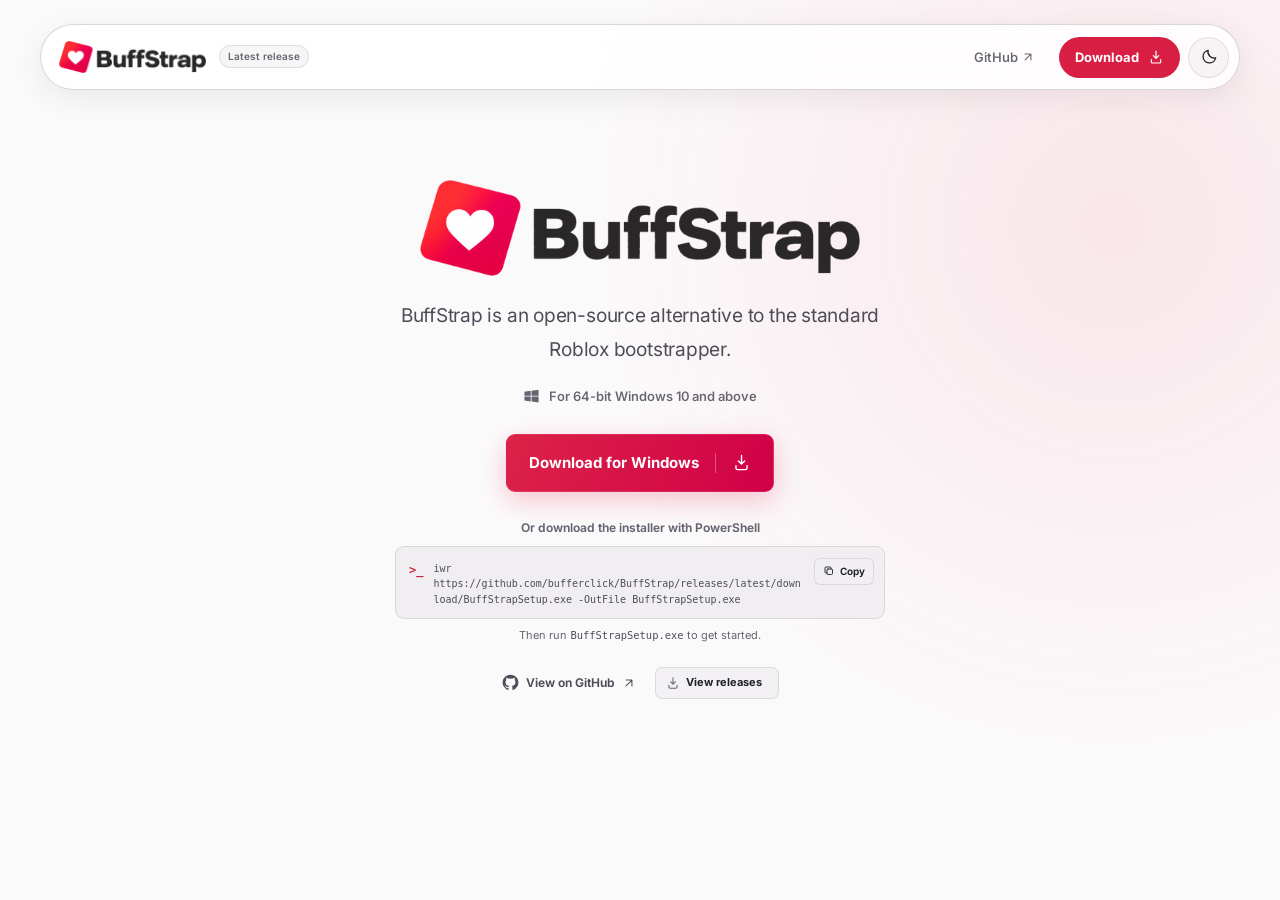
<file: index.html>
<!DOCTYPE html>
<html lang="en">
<head>
  <meta charset="utf-8">
  <meta name="viewport" content="width=device-width, initial-scale=1">
  <meta name="description" content="BuffStrap is an open-source Roblox bootstrapper for Windows: accounts, favorites, mods and custom cursors, without the bloat.">
  <meta name="theme-color" content="#111114">
  <meta property="og:site_name" content="BuffStrap">
  <meta property="og:title" content="BuffStrap - a better Roblox bootstrapper for Windows">
  <meta property="og:description" content="Open-source Roblox launcher with accounts, favorites, mods and custom cursors. Free, no bloat, made by Buffer.">
  <meta property="og:type" content="website">
  <meta property="og:url" content="https://buff.is-cool.dev/">
  <meta property="og:image" content="https://buff.is-cool.dev/site/assets/og-buffstrap.png">
  <meta property="og:image:type" content="image/png">
  <meta property="og:image:width" content="1200">
  <meta property="og:image:height" content="630">
  <meta property="og:image:alt" content="The BuffStrap logo and wordmark on a dark background">
  <meta name="twitter:card" content="summary_large_image">
  <meta name="twitter:title" content="BuffStrap - a better Roblox bootstrapper for Windows">
  <meta name="twitter:description" content="Open-source Roblox launcher with accounts, favorites, mods and custom cursors.">
  <meta name="twitter:image" content="https://buff.is-cool.dev/site/assets/og-buffstrap.png">
  <title>BuffStrap - Roblox bootstrapper for Windows</title>
  <link rel="icon" type="image/png" href="site/assets/buffstrap-logo.png">
  <link rel="preload" href="site/fonts/inter-latin.woff2" as="font" type="font/woff2" crossorigin>
  <script src="site/theme.js"></script>
  <link rel="stylesheet" href="site/styles.css">
  <script src="site/ui.js" defer></script>
  <script src="site/main.js" defer></script>
</head>
<body id="top">
  <svg class="icon-sprite" xmlns="http://www.w3.org/2000/svg" aria-hidden="true">
    <symbol id="i-download" viewBox="0 0 24 24"><path d="M12 3v11m-4-4 4 4 4-4M5 16v3a2 2 0 0 0 2 2h10a2 2 0 0 0 2-2v-3"/></symbol>
    <symbol id="i-arrow-up-right" viewBox="0 0 24 24"><path d="M7 17 17 7M7 7h10v10"/></symbol>
    <symbol id="i-external" viewBox="0 0 24 24"><path d="M14 4h6v6M20 4l-9 9M18 13v5a2 2 0 0 1-2 2H6a2 2 0 0 1-2-2V8a2 2 0 0 1 2-2h5"/></symbol>
    <symbol id="i-copy" viewBox="0 0 24 24"><rect x="8" y="8" width="11" height="11" rx="2"/><path d="M16 8V6a2 2 0 0 0-2-2H6a2 2 0 0 0-2 2v8a2 2 0 0 0 2 2h2"/></symbol>
    <symbol id="i-sun" viewBox="0 0 24 24"><circle cx="12" cy="12" r="4"/><path d="M12 2v2m0 16v2M4.93 4.93l1.42 1.42m11.3 11.3 1.42 1.42M2 12h2m16 0h2M4.93 19.07l1.42-1.42m11.3-11.3 1.42-1.42"/></symbol>
    <symbol id="i-moon" viewBox="0 0 24 24"><path d="M20.9 13.2A8.5 8.5 0 0 1 10.8 3.1 8.5 8.5 0 1 0 20.9 13.2Z"/></symbol>
    <symbol id="i-menu" viewBox="0 0 24 24"><path d="M4 7h16M4 12h16M4 17h16"/></symbol>
    <symbol id="i-github" viewBox="0 0 24 24"><path fill="currentColor" stroke="none" d="M12 .9a11.1 11.1 0 0 0-3.51 21.64c.55.1.75-.24.75-.53v-2.08c-3.08.67-3.73-1.3-3.73-1.3-.5-1.29-1.23-1.63-1.23-1.63-1-.68.08-.67.08-.67 1.11.08 1.69 1.14 1.69 1.14.98 1.68 2.57 1.2 3.2.91.1-.71.38-1.2.7-1.48-2.46-.28-5.04-1.23-5.04-5.49 0-1.21.43-2.2 1.14-2.98-.12-.28-.5-1.41.1-2.94 0 0 .93-.3 3.05 1.14a10.6 10.6 0 0 1 5.56 0c2.12-1.44 3.05-1.14 3.05-1.14.6 1.53.22 2.66.1 2.94.71.78 1.14 1.77 1.14 2.98 0 4.27-2.59 5.2-5.06 5.48.4.35.75 1.02.75 2.06v3.06c0 .29.2.64.76.53A11.1 11.1 0 0 0 12 .9Z"/></symbol>
    <symbol id="i-windows" viewBox="0 0 24 24"><path fill="currentColor" stroke="none" d="M2 5.3 10.9 4v7H2V5.3Zm10.1-1.5L22 2.4V11h-9.9V3.8ZM2 12h8.9v7L2 17.7V12Zm10.1 0H22v8.6l-9.9-1.4V12Z"/></symbol>
  </svg>

  <a class="skip-link" href="#main">Skip to content</a>

  <header class="site-header">
    <div class="header-inner">
      <div class="header-brand-group">
        <a class="header-brand" href="#top" aria-label="BuffStrap home">
          <img class="wordmark wordmark-dark" src="site/assets/buffstrap-wordmark-dark.png" alt="" width="1200" height="264">
          <img class="wordmark wordmark-light" src="site/assets/buffstrap-wordmark-light.png" alt="" width="1200" height="264">
        </a>
        <span class="version-pill" data-release-tag>Latest release</span>
      </div>
      <nav class="desktop-nav" aria-label="Main navigation">
        <a href="https://github.com/bufferclick/BuffStrap" target="_blank" rel="noopener noreferrer">GitHub <svg class="icon small"><use href="#i-arrow-up-right"></use></svg></a>
      </nav>
      <div class="header-actions">
        <a class="header-download" href="https://github.com/bufferclick/BuffStrap/releases/latest/download/BuffStrapSetup.exe">Download <svg class="icon"><use href="#i-download"></use></svg></a>
        <button class="theme-toggle" type="button" aria-label="Switch theme" title="Switch theme" data-theme-toggle>
          <svg class="icon sun-icon"><use href="#i-sun"></use></svg>
          <svg class="icon moon-icon"><use href="#i-moon"></use></svg>
        </button>
        <details class="mobile-menu">
          <summary aria-label="Open navigation"><svg class="icon"><use href="#i-menu"></use></svg></summary>
          <nav aria-label="Mobile navigation">
            <a href="https://github.com/bufferclick/BuffStrap" target="_blank" rel="noopener noreferrer">GitHub <svg class="icon small"><use href="#i-external"></use></svg></a>
            <a href="https://github.com/bufferclick/BuffStrap/releases/latest">All releases <svg class="icon small"><use href="#i-external"></use></svg></a>
          </nav>
        </details>
      </div>
    </div>
  </header>

  <main id="main">
    <section class="hero section-wrap" aria-labelledby="hero-title">
      <div class="hero-copy">
        <h1 id="hero-title" class="hero-wordmark">
          <span class="sr-only">BuffStrap</span>
          <img class="wordmark wordmark-dark" src="site/assets/buffstrap-wordmark-dark.png" alt="" width="1200" height="264">
          <img class="wordmark wordmark-light" src="site/assets/buffstrap-wordmark-light.png" alt="" width="1200" height="264">
        </h1>
        <p class="hero-description">BuffStrap is an open-source alternative to the standard Roblox bootstrapper.</p>
        <p class="requirements"><svg class="icon"><use href="#i-windows"></use></svg> For 64-bit Windows 10 and above</p>
        <div class="hero-actions">
          <a class="button button-primary" href="https://github.com/bufferclick/BuffStrap/releases/latest/download/BuffStrapSetup.exe">
            <span>Download for Windows</span><span class="button-divider"></span><svg class="icon"><use href="#i-download"></use></svg>
          </a>
        </div>
        <p class="install-label">Or download the installer with PowerShell</p>
        <div class="command-box">
          <span class="command-prompt" aria-hidden="true">&gt;_</span>
          <code id="install-command">iwr https://github.com/bufferclick/BuffStrap/releases/latest/download/BuffStrapSetup.exe -OutFile BuffStrapSetup.exe</code>
          <button class="copy-button" type="button" data-copy-command aria-label="Copy PowerShell download command">
            <svg class="icon copy-icon"><use href="#i-copy"></use></svg><span data-copy-label>Copy</span>
          </button>
        </div>
        <span class="copy-status sr-only" role="status" aria-live="polite" data-copy-status></span>
        <p class="command-hint">Then run <code>BuffStrapSetup.exe</code> to get started.</p>
        <div class="hero-meta">
          <a class="github-link" href="https://github.com/bufferclick/BuffStrap" target="_blank" rel="noopener noreferrer"><svg class="icon"><use href="#i-github"></use></svg> View on GitHub <svg class="icon small"><use href="#i-arrow-up-right"></use></svg></a>
          <a class="download-metric" href="https://github.com/bufferclick/BuffStrap/releases" target="_blank" rel="noopener noreferrer" aria-label="View BuffStrap release downloads on GitHub">
            <svg class="icon"><use href="#i-download"></use></svg><strong data-download-count>View releases</strong><span data-download-label></span>
          </a>
        </div>
      </div>
    </section>
  </main>
</body>
</html>
</file>
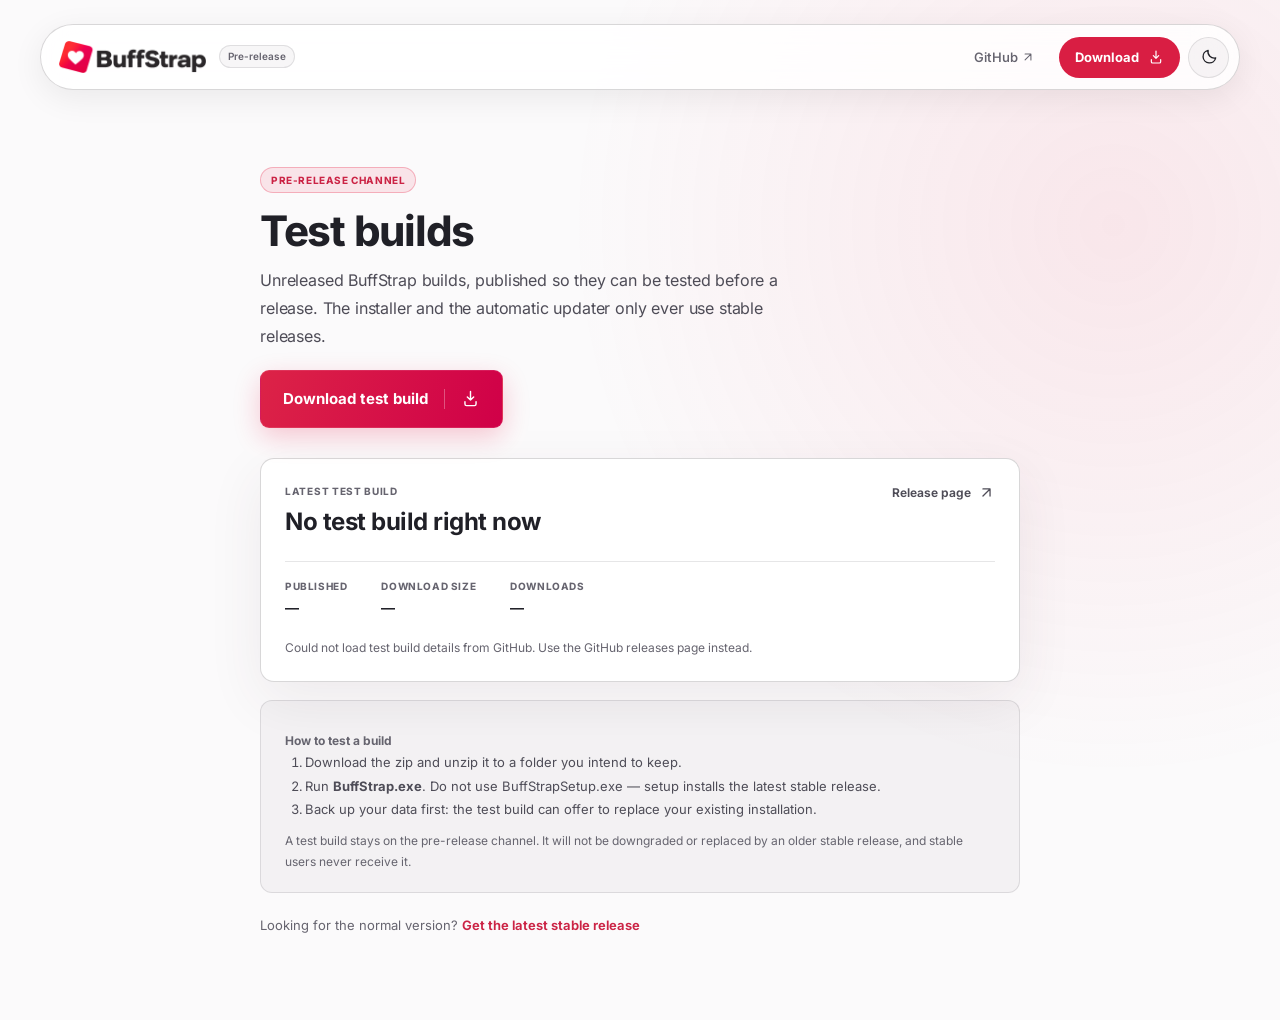
<file: alpha/index.html>
<!DOCTYPE html>
<html lang="en">
<head>
  <meta charset="utf-8">
  <meta name="viewport" content="width=device-width, initial-scale=1">
  <meta name="description" content="BuffStrap pre-release test builds for testing before a release.">
  <meta name="theme-color" content="#111114">
  <meta name="robots" content="noindex">
  <meta property="og:site_name" content="BuffStrap">
  <meta property="og:title" content="BuffStrap alpha - test builds">
  <meta property="og:description" content="Unreleased BuffStrap test builds. Setup and automatic updates only ever use stable releases.">
  <meta property="og:type" content="website">
  <meta property="og:url" content="https://buff.is-cool.dev/alpha/">
  <meta property="og:image" content="https://buff.is-cool.dev/site/assets/og-buffstrap-alpha.png">
  <meta property="og:image:type" content="image/png">
  <meta property="og:image:width" content="1200">
  <meta property="og:image:height" content="630">
  <meta property="og:image:alt" content="The yellow BuffStrap alpha hourglass logo above the BuffStrap wordmark">
  <meta name="twitter:card" content="summary_large_image">
  <meta name="twitter:title" content="BuffStrap alpha - test builds">
  <meta name="twitter:description" content="Unreleased BuffStrap test builds, for testing before a release.">
  <meta name="twitter:image" content="https://buff.is-cool.dev/site/assets/og-buffstrap-alpha.png">
  <title>BuffStrap alpha - test builds</title>
  <link rel="icon" type="image/png" href="../site/assets/alpha-logo.png">
  <link rel="preload" href="../site/fonts/inter-latin.woff2" as="font" type="font/woff2" crossorigin>
  <script src="../site/theme.js"></script>
  <link rel="stylesheet" href="../site/styles.css">
  <script src="../site/ui.js" defer></script>
  <script src="../site/alpha.js" defer></script>
</head>
<body id="top">
  <svg class="icon-sprite" xmlns="http://www.w3.org/2000/svg" aria-hidden="true">
    <symbol id="i-download" viewBox="0 0 24 24"><path d="M12 3v11m-4-4 4 4 4-4M5 16v3a2 2 0 0 0 2 2h10a2 2 0 0 0 2-2v-3"/></symbol>
    <symbol id="i-arrow-up-right" viewBox="0 0 24 24"><path d="M7 17 17 7M7 7h10v10"/></symbol>
    <symbol id="i-external" viewBox="0 0 24 24"><path d="M14 4h6v6M20 4l-9 9M18 13v5a2 2 0 0 1-2 2H6a2 2 0 0 1-2-2V8a2 2 0 0 1 2-2h5"/></symbol>
    <symbol id="i-sun" viewBox="0 0 24 24"><circle cx="12" cy="12" r="4"/><path d="M12 2v2m0 16v2M4.93 4.93l1.42 1.42m11.3 11.3 1.42 1.42M2 12h2m16 0h2M4.93 19.07l1.42-1.42m11.3-11.3 1.42-1.42"/></symbol>
    <symbol id="i-moon" viewBox="0 0 24 24"><path d="M20.9 13.2A8.5 8.5 0 0 1 10.8 3.1 8.5 8.5 0 1 0 20.9 13.2Z"/></symbol>
    <symbol id="i-menu" viewBox="0 0 24 24"><path d="M4 7h16M4 12h16M4 17h16"/></symbol>
    <symbol id="i-github" viewBox="0 0 24 24"><path fill="currentColor" stroke="none" d="M12 .9a11.1 11.1 0 0 0-3.51 21.64c.55.1.75-.24.75-.53v-2.08c-3.08.67-3.73-1.3-3.73-1.3-.5-1.29-1.23-1.63-1.23-1.63-1-.68.08-.67.08-.67 1.11.08 1.69 1.14 1.69 1.14.98 1.68 2.57 1.2 3.2.91.1-.71.38-1.2.7-1.48-2.46-.28-5.04-1.23-5.04-5.49 0-1.21.43-2.2 1.14-2.98-.12-.28-.5-1.41.1-2.94 0 0 .93-.3 3.05 1.14a10.6 10.6 0 0 1 5.56 0c2.12-1.44 3.05-1.14 3.05-1.14.6 1.53.22 2.66.1 2.94.71.78 1.14 1.77 1.14 2.98 0 4.27-2.59 5.2-5.06 5.48.4.35.75 1.02.75 2.06v3.06c0 .29.2.64.76.53A11.1 11.1 0 0 0 12 .9Z"/></symbol>
    <symbol id="i-windows" viewBox="0 0 24 24"><path fill="currentColor" stroke="none" d="M2 5.3 10.9 4v7H2V5.3Zm10.1-1.5L22 2.4V11h-9.9V3.8ZM2 12h8.9v7L2 17.7V12Zm10.1 0H22v8.6l-9.9-1.4V12Z"/></symbol>
  </svg>

  <a class="skip-link" href="#main">Skip to content</a>

  <header class="site-header">
    <div class="header-inner">
      <div class="header-brand-group">
        <a class="header-brand" href="../" aria-label="BuffStrap home">
          <img class="wordmark wordmark-dark" src="../site/assets/buffstrap-wordmark-dark.png" alt="" width="1200" height="264">
          <img class="wordmark wordmark-light" src="../site/assets/buffstrap-wordmark-light.png" alt="" width="1200" height="264">
        </a>
        <span class="version-pill">Pre-release</span>
      </div>
      <nav class="desktop-nav" aria-label="Main navigation">
        <a href="https://github.com/bufferclick/BuffStrap" target="_blank" rel="noopener noreferrer">GitHub <svg class="icon small"><use href="#i-arrow-up-right"></use></svg></a>
      </nav>
      <div class="header-actions">
        <a class="header-download" href="https://github.com/bufferclick/BuffStrap/releases" data-preview-download>
          Download <svg class="icon"><use href="#i-download"></use></svg>
        </a>
        <button class="theme-toggle" type="button" aria-label="Switch theme" title="Switch theme" data-theme-toggle>
          <svg class="icon sun-icon"><use href="#i-sun"></use></svg>
          <svg class="icon moon-icon"><use href="#i-moon"></use></svg>
        </button>
        <details class="mobile-menu">
          <summary aria-label="Open navigation"><svg class="icon"><use href="#i-menu"></use></svg></summary>
          <nav aria-label="Mobile navigation">
            <a href="../">Home <svg class="icon small"><use href="#i-external"></use></svg></a>
            <a href="https://github.com/bufferclick/BuffStrap" target="_blank" rel="noopener noreferrer">GitHub <svg class="icon small"><use href="#i-external"></use></svg></a>
            <a href="https://github.com/bufferclick/BuffStrap/releases">All releases <svg class="icon small"><use href="#i-external"></use></svg></a>
          </nav>
        </details>
      </div>
    </div>
  </header>

  <main id="main">
    <section class="section-wrap alpha-shell" aria-labelledby="alpha-title">
      <div class="alpha-intro">
        <span class="alpha-badge">Pre-release channel</span>
        <h1 id="alpha-title">Test builds</h1>
        <p class="alpha-description">Unreleased BuffStrap builds, published so they can be tested before a release. The installer and the automatic updater only ever use stable releases.</p>
        <div class="hero-actions">
          <a class="button button-primary" href="https://github.com/bufferclick/BuffStrap/releases" data-preview-download>
            <span>Download test build</span><span class="button-divider"></span><svg class="icon"><use href="#i-download"></use></svg>
          </a>
        </div>
      </div>

      <article class="alpha-card" data-preview-card aria-labelledby="preview-title">
        <div class="alpha-card-head">
          <div>
            <p class="alpha-label">Latest test build</p>
            <h2 id="preview-title" data-preview-tag>Checking GitHub…</h2>
          </div>
          <a class="github-link" href="https://github.com/bufferclick/BuffStrap/releases" target="_blank" rel="noopener noreferrer" data-preview-release-link>
            Release page <svg class="icon small"><use href="#i-arrow-up-right"></use></svg>
          </a>
        </div>
        <dl class="alpha-meta">
          <div><dt>Published</dt><dd data-preview-date>—</dd></div>
          <div><dt>Download size</dt><dd data-preview-size>—</dd></div>
          <div><dt>Downloads</dt><dd data-preview-downloads>—</dd></div>
        </dl>
        <div class="alpha-notes" data-preview-notes-box hidden>
          <p class="alpha-label">What changed</p>
          <pre class="alpha-notes-text" data-preview-notes></pre>
        </div>
        <p class="alpha-status" data-preview-status role="status" aria-live="polite"></p>
      </article>

      <aside class="alpha-warning">
        <p class="alpha-warning-title">How to test a build</p>
        <ol>
          <li>Download the zip and unzip it to a folder you intend to keep.</li>
          <li>Run <strong>BuffStrap.exe</strong>. Do not use BuffStrapSetup.exe — setup installs the latest stable release.</li>
          <li>Back up your data first: the test build can offer to replace your existing installation.</li>
        </ol>
        <p>A test build stays on the pre-release channel. It will not be downgraded or replaced by an older stable release, and stable users never receive it.</p>
      </aside>

      <p class="alpha-stable">Looking for the normal version? <a href="../">Get the latest stable release <span data-stable-tag></span></a></p>
    </section>
  </main>
</body>
</html>
</file>
<file: site/styles.css>
@font-face {
  font-family: Inter;
  src: url("fonts/inter-latin.woff2") format("woff2");
  font-style: normal;
  font-weight: 100 900;
  font-display: swap;
}

:root {
  color-scheme: dark;
  --background: #101012;
  --foreground: #f4f3f5;
  --muted: #aaa8b1;
  --muted-strong: #c4c1c9;
  --border: rgba(255, 255, 255, .105);
  --border-strong: rgba(255, 255, 255, .16);
  --surface: #19191d;
  --surface-raised: #202025;
  --header: rgba(23, 23, 27, .82);
  --surface-soft: rgba(255, 255, 255, .035);
  --accent: #ff4d68;
  --accent-text: #ff8798;
  --code: #19191e;
  --shadow: 0 18px 55px rgba(0, 0, 0, .17);
}

:root[data-theme="light"] {
  color-scheme: light;
  --background: #fbfafb;
  --foreground: #202027;
  --muted: #66646f;
  --muted-strong: #4e4c57;
  --border: rgba(25, 22, 28, .105);
  --border-strong: rgba(25, 22, 28, .17);
  --surface: #fff;
  --surface-raised: #f1eff1;
  --header: rgba(255, 255, 255, .84);
  --surface-soft: rgba(30, 25, 32, .035);
  --accent: #e82d50;
  --accent-text: #cb2345;
  --code: #f0eef0;
  --shadow: 0 18px 55px rgba(72, 55, 65, .08);
}

*, *::before, *::after { box-sizing: border-box; }
html { scroll-behavior: smooth; }
body {
  margin: 0;
  background: var(--background);
  color: var(--foreground);
  font-family: Inter, ui-sans-serif, system-ui, -apple-system, BlinkMacSystemFont, "Segoe UI", sans-serif;
  font-size: 16px;
  line-height: 1.6;
  -webkit-font-smoothing: antialiased;
  transition: background-color .25s ease, color .25s ease;
}
body::before {
  content: "";
  position: fixed;
  z-index: -1;
  inset: 0 0 0 auto;
  width: min(65vw, 1000px);
  pointer-events: none;
  background: radial-gradient(ellipse at 80% 25%, rgba(231, 45, 78, .095), transparent 58%);
}
a { color: inherit; text-decoration: none; }
button, summary { font: inherit; }
button { color: inherit; }
button, a, summary { -webkit-tap-highlight-color: transparent; }
button:focus-visible, a:focus-visible, summary:focus-visible { outline: 3px solid var(--accent); outline-offset: 4px; }
img { display: block; max-width: 100%; }
code { font-family: ui-monospace, SFMono-Regular, Menlo, Consolas, monospace; }
.icon-sprite { position: absolute; width: 0; height: 0; overflow: hidden; }
.icon { display: inline-block; flex: 0 0 auto; width: 20px; height: 20px; fill: none; stroke: currentColor; stroke-width: 1.8; stroke-linecap: round; stroke-linejoin: round; vertical-align: middle; }
.icon.small { width: 14px; height: 14px; }
.sr-only { position: absolute; width: 1px; height: 1px; padding: 0; margin: -1px; overflow: hidden; clip: rect(0, 0, 0, 0); white-space: nowrap; border: 0; }
.skip-link { position: fixed; z-index: 100; left: 16px; top: -80px; background: var(--foreground); color: var(--background); padding: 10px 18px; border-radius: 8px; font-weight: 700; }
.skip-link:focus { top: 16px; }
.section-wrap { width: min(100% - 48px, 1200px); margin-inline: auto; }
.wordmark { width: 100%; height: auto; }
.wordmark-light { display: none; }
:root[data-theme="light"] .wordmark-light { display: block; }
:root[data-theme="light"] .wordmark-dark { display: none; }

.site-header { position: sticky; z-index: 30; top: 14px; width: min(100% - 48px, 1200px); margin: 24px auto 0; }
.header-inner { min-height: 66px; display: flex; align-items: center; justify-content: space-between; gap: 24px; padding: 9px 10px 9px 18px; background: var(--header); border: 1px solid var(--border-strong); border-radius: 999px; box-shadow: 0 8px 32px rgba(0, 0, 0, .07); -webkit-backdrop-filter: blur(20px); backdrop-filter: blur(20px); }
.header-brand-group, .header-actions, .desktop-nav { display: flex; align-items: center; }
.header-brand-group { min-width: 0; gap: 13px; }
.header-brand { display: block; width: 147px; flex: 0 0 auto; }
.version-pill { display: inline-flex; align-items: center; white-space: nowrap; padding: 3px 8px; border: 1px solid var(--border); border-radius: 999px; color: var(--muted); background: var(--surface-soft); font-size: 10px; font-weight: 600; line-height: 1.5; }
.desktop-nav { margin-left: auto; }
.desktop-nav a { display: inline-flex; align-items: center; gap: 3px; color: var(--muted); font-size: 13px; font-weight: 550; transition: color .2s ease; }
.desktop-nav a:hover { color: var(--foreground); }
.header-actions { gap: 8px; }
.header-download { display: inline-flex; align-items: center; gap: 9px; min-height: 41px; padding: 0 16px; border-radius: 999px; color: #fff; background: #d91e43; font-size: 13px; font-weight: 700; transition: background .2s ease, transform .2s ease; }
.header-download:hover { background: #c91e3f; transform: translateY(-1px); }
.header-download .icon { width: 16px; height: 16px; }
.theme-toggle, .mobile-menu summary { display: grid; place-items: center; width: 41px; height: 41px; padding: 0; border: 1px solid var(--border); border-radius: 50%; background: var(--surface-soft); cursor: pointer; transition: background .2s ease, border-color .2s ease; }
.theme-toggle:hover, .mobile-menu summary:hover { background: var(--surface-raised); border-color: var(--border-strong); }
.theme-toggle .icon { width: 18px; height: 18px; }
.theme-toggle .moon-icon { display: none; }
:root[data-theme="light"] .theme-toggle .sun-icon { display: none; }
:root[data-theme="light"] .theme-toggle .moon-icon { display: block; }
.mobile-menu { display: none; position: relative; }
.mobile-menu summary { list-style: none; }
.mobile-menu summary::-webkit-details-marker { display: none; }
.mobile-menu nav { position: absolute; right: 0; top: calc(100% + 12px); width: 210px; padding: 7px; border: 1px solid var(--border-strong); border-radius: 14px; background: var(--surface); box-shadow: var(--shadow); }
.mobile-menu nav a { display: flex; justify-content: space-between; align-items: center; padding: 10px 12px; color: var(--muted-strong); border-radius: 8px; font-size: 14px; }
.mobile-menu nav a:hover { color: var(--foreground); background: var(--surface-soft); }

.hero { display: flex; justify-content: center; padding-top: clamp(68px, 7vw, 105px); padding-bottom: 80px; }
.hero-copy { display: flex; flex-direction: column; align-items: center; width: min(100%, 560px); min-width: 0; text-align: center; }
.hero-wordmark { width: min(100%, 440px); margin: 0 0 23px; }
.hero-description { max-width: 500px; margin: 0; color: var(--muted-strong); font-size: clamp(17px, 1.5vw, 19px); line-height: 1.75; letter-spacing: -.012em; }
.requirements { display: flex; align-items: center; justify-content: center; gap: 9px; margin: 20px 0 27px; color: var(--muted); font-size: 13px; font-weight: 550; }
.requirements .icon { width: 17px; height: 17px; }
.hero-actions { display: flex; flex-wrap: wrap; align-items: center; justify-content: center; gap: 12px; }
.button { display: inline-flex; align-items: center; justify-content: center; gap: 16px; min-height: 58px; padding: 0 22px; border: 1px solid transparent; border-radius: 9px; font-size: 15px; font-weight: 700; line-height: 1.3; transition: transform .22s ease, box-shadow .22s ease, background .22s ease; }
.button:hover { transform: translateY(-2px); }
.button-primary { background: linear-gradient(110deg, #dc2347, #d00048); border-color: rgba(255, 255, 255, .1); color: white; box-shadow: 0 9px 27px rgba(227, 20, 66, .22); }
.button-primary:hover { box-shadow: 0 12px 32px rgba(227, 20, 66, .32); }
.button .icon { width: 19px; height: 19px; }
.button-divider { display: block; width: 1px; height: 20px; background: rgba(255, 255, 255, .3); }
.install-label { margin: 26px 0 9px; color: var(--muted); font-size: 12px; font-weight: 650; }
.command-box { display: flex; align-items: flex-start; gap: 10px; width: 100%; max-width: 490px; padding: 11px 10px 11px 13px; border: 1px solid var(--border); border-radius: 9px; background: var(--code); text-align: left; }
.command-prompt { padding-top: 3px; color: var(--accent-text); font-family: ui-monospace, monospace; font-size: 12px; font-weight: 800; }
.command-box code { flex: 1; min-width: 0; padding-top: 3px; color: var(--muted-strong); font-size: 10px; line-height: 1.55; overflow-wrap: anywhere; }
.copy-button { display: inline-flex; align-items: center; flex: 0 0 auto; gap: 5px; min-height: 27px; padding: 0 8px; border: 1px solid var(--border); border-radius: 6px; background: var(--surface-raised); font-size: 10px; font-weight: 650; cursor: pointer; transition: border-color .2s ease, color .2s ease; }
.copy-button:hover { border-color: var(--border-strong); color: var(--accent-text); }
.copy-button .icon { width: 12px; height: 12px; }
.command-hint { margin: 8px 0 0; color: var(--muted); font-size: 11px; }
.command-hint code { color: var(--muted-strong); font-size: .95em; }
.hero-meta { display: flex; flex-wrap: wrap; align-items: center; justify-content: center; gap: 19px; margin-top: 22px; }
.github-link { display: inline-flex; align-items: center; gap: 7px; color: var(--muted-strong); font-size: 12px; font-weight: 650; transition: color .2s ease; }
.github-link:hover { color: var(--accent-text); }
.github-link > .icon:first-child { width: 17px; height: 17px; }
.download-metric { display: inline-flex; align-items: center; gap: 6px; padding: 6px 10px; border: 1px solid var(--border); border-radius: 7px; color: var(--muted); background: var(--surface-soft); font-size: 11px; }
.download-metric .icon { width: 14px; height: 14px; }
.download-metric strong { color: var(--foreground); font-weight: 700; }
.download-metric:hover { border-color: var(--border-strong); }

/* Pre-release page. Same tokens, type and spacing as the main page. */
.alpha-shell { width: min(100% - 48px, 760px); padding-top: clamp(56px, 6vw, 88px); padding-bottom: 84px; }
.alpha-intro { display: flex; flex-direction: column; align-items: flex-start; gap: 12px; }
.alpha-badge { display: inline-flex; padding: 4px 10px; border: 1px solid rgba(231, 45, 78, .3); border-radius: 999px; color: var(--accent-text); background: rgba(231, 45, 78, .1); font-size: 10px; font-weight: 750; letter-spacing: .06em; text-transform: uppercase; }
.alpha-intro h1 { margin: 2px 0 0; font-size: clamp(30px, 4.4vw, 42px); font-weight: 750; line-height: 1.12; letter-spacing: -.03em; }
.alpha-description { max-width: 560px; margin: 0; color: var(--muted-strong); font-size: 16px; line-height: 1.75; letter-spacing: -.01em; }
.alpha-intro .hero-actions { margin-top: 8px; }
.alpha-card { margin-top: 30px; padding: 24px; border: 1px solid var(--border-strong); border-radius: 14px; background: var(--surface); box-shadow: var(--shadow); }
.alpha-card-head { display: flex; flex-wrap: wrap; align-items: flex-start; justify-content: space-between; gap: 14px; }
.alpha-label { margin: 0 0 4px; color: var(--muted); font-size: 10px; font-weight: 750; letter-spacing: .07em; text-transform: uppercase; }
.alpha-card h2 { margin: 0; font-size: 24px; font-weight: 700; letter-spacing: -.02em; overflow-wrap: anywhere; }
.alpha-meta { display: flex; flex-wrap: wrap; gap: 22px 34px; margin: 20px 0 0; padding-top: 16px; border-top: 1px solid var(--border); }
.alpha-meta dt { color: var(--muted); font-size: 10px; font-weight: 750; letter-spacing: .06em; text-transform: uppercase; }
.alpha-meta dd { margin: 3px 0 0; font-size: 14px; font-weight: 650; }
.alpha-notes { margin-top: 20px; padding-top: 16px; border-top: 1px solid var(--border); }
.alpha-notes-text { max-height: 320px; margin: 8px 0 0; padding: 0; overflow: auto; color: var(--muted-strong); font-family: inherit; font-size: 13px; line-height: 1.65; white-space: pre-wrap; overflow-wrap: anywhere; }
.alpha-status { margin: 18px 0 0; color: var(--muted); font-size: 12px; }
.alpha-warning { margin-top: 18px; padding: 20px 24px; border: 1px solid var(--border); border-radius: 12px; background: var(--surface-soft); }
.alpha-warning-title { margin: 0 0 8px; font-size: 14px; font-weight: 700; }
.alpha-warning ol { margin: 0; padding-left: 20px; color: var(--muted-strong); font-size: 13px; line-height: 1.8; }
.alpha-warning > p { margin: 10px 0 0; color: var(--muted); font-size: 12px; line-height: 1.7; }
.alpha-stable { margin: 22px 0 0; color: var(--muted); font-size: 13px; }
.alpha-stable a { color: var(--accent-text); font-weight: 650; }
.alpha-stable a:hover { text-decoration: underline; }

@media (max-width: 1050px) {
  .version-pill { display: none; }
}
@media (max-width: 800px) {
  .site-header { top: 10px; width: min(100% - 32px, 680px); margin-top: 16px; }
  .header-inner { min-height: 60px; padding-left: 16px; }
  .desktop-nav { display: none; }
  .mobile-menu { display: block; }
  .section-wrap { width: min(100% - 40px, 680px); }
  .hero { padding-top: 70px; padding-bottom: 70px; }
  .hero-wordmark { width: min(85%, 430px); }
  .alpha-shell { width: min(100% - 40px, 680px); padding-top: 56px; padding-bottom: 64px; }
  .alpha-card { padding: 20px; }
  .alpha-warning { padding: 18px 20px; }
}
@media (max-width: 500px) {
  .header-brand { width: 124px; }
  .header-inner { gap: 8px; padding: 7px 7px 7px 13px; }
  .header-actions { gap: 6px; }
  .header-download { min-height: 38px; padding: 0 12px; font-size: 12px; }
  .header-download .icon { width: 14px; height: 14px; }
  .theme-toggle, .mobile-menu summary { width: 38px; height: 38px; }
  .hero { padding-top: 58px; }
  .hero-wordmark { width: min(90%, 380px); }
  .hero-description { font-size: 16px; }
  .command-box { gap: 7px; }
  .command-box code { font-size: 9px; }
  .copy-button { padding-inline: 6px; }
}
@media (max-width: 350px) {
  .header-brand { width: 105px; }
  .header-download { padding-inline: 9px; }
  .theme-toggle, .mobile-menu summary { width: 34px; height: 34px; }
  .section-wrap { width: calc(100% - 32px); }
}
@media (prefers-reduced-motion: reduce) {
  html { scroll-behavior: auto; }
  *, *::before, *::after { transition-duration: .01ms !important; animation-duration: .01ms !important; animation-iteration-count: 1 !important; }
}
</file>
